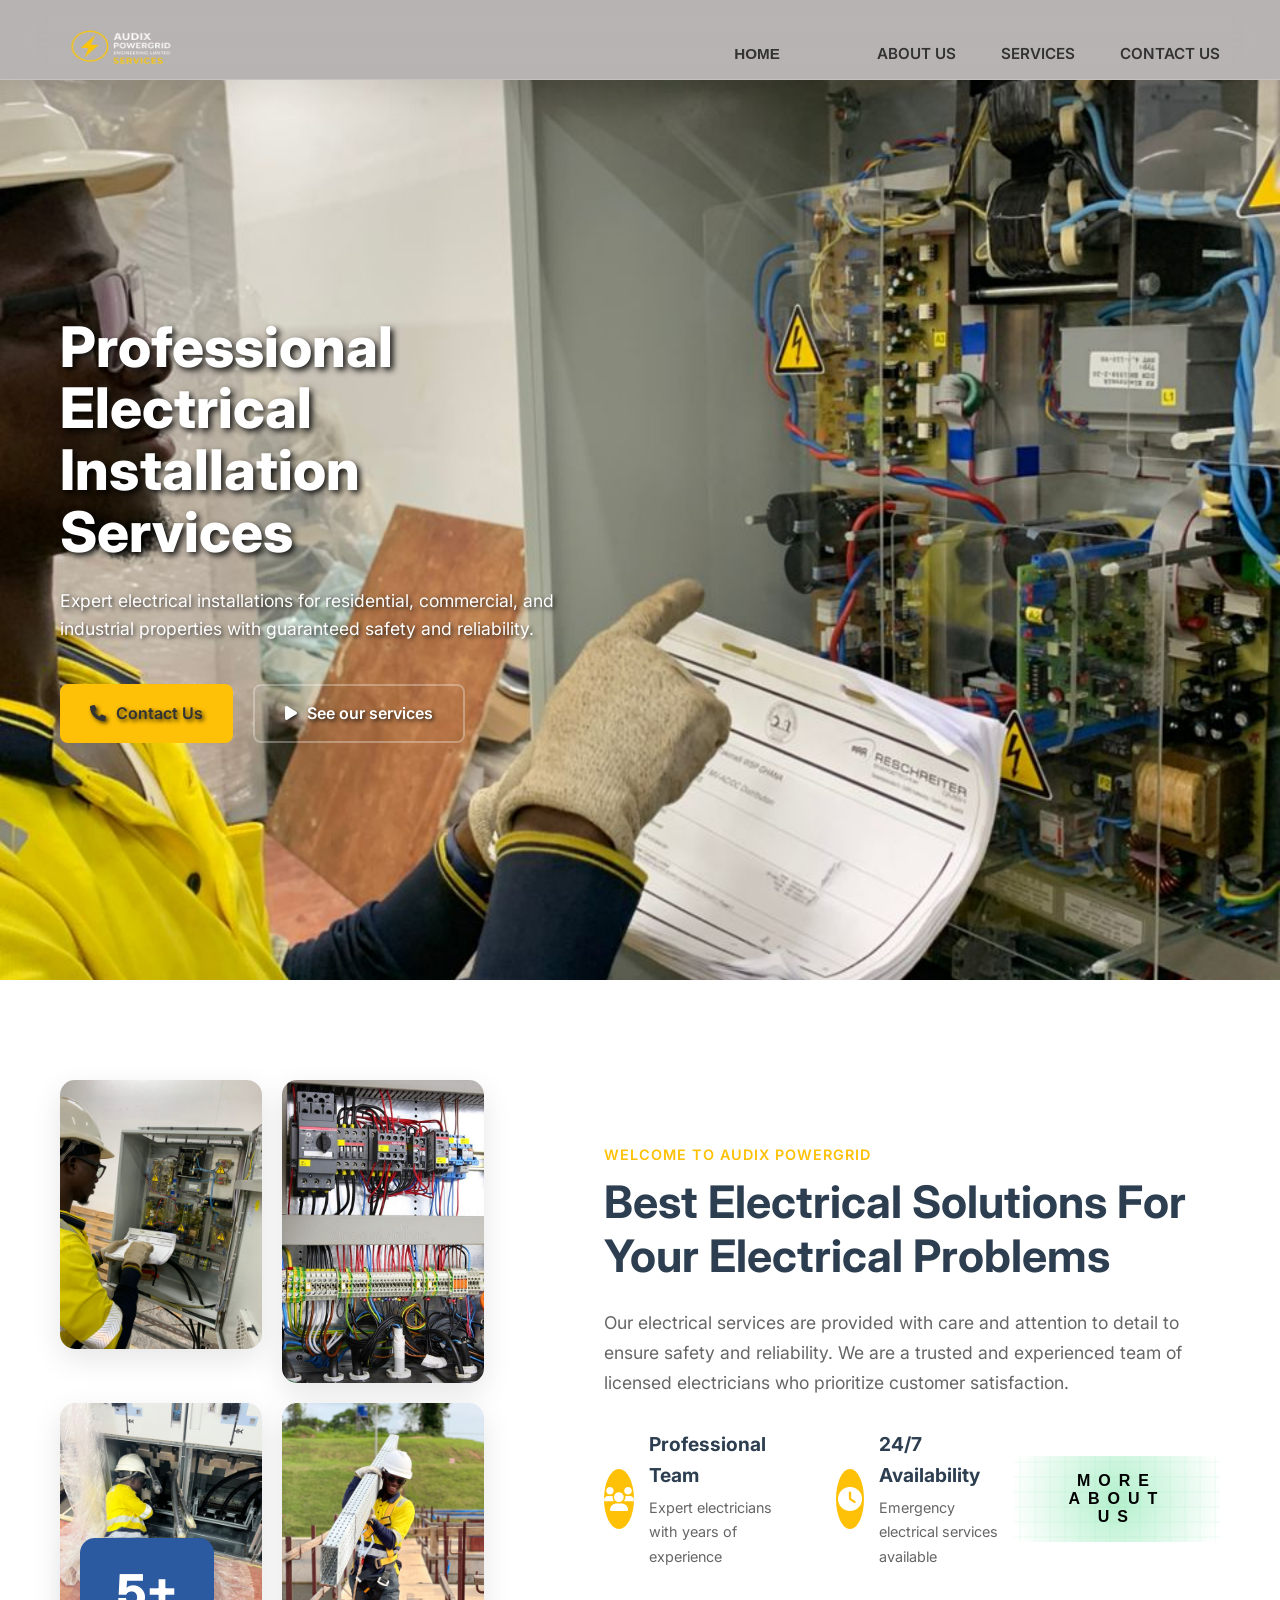
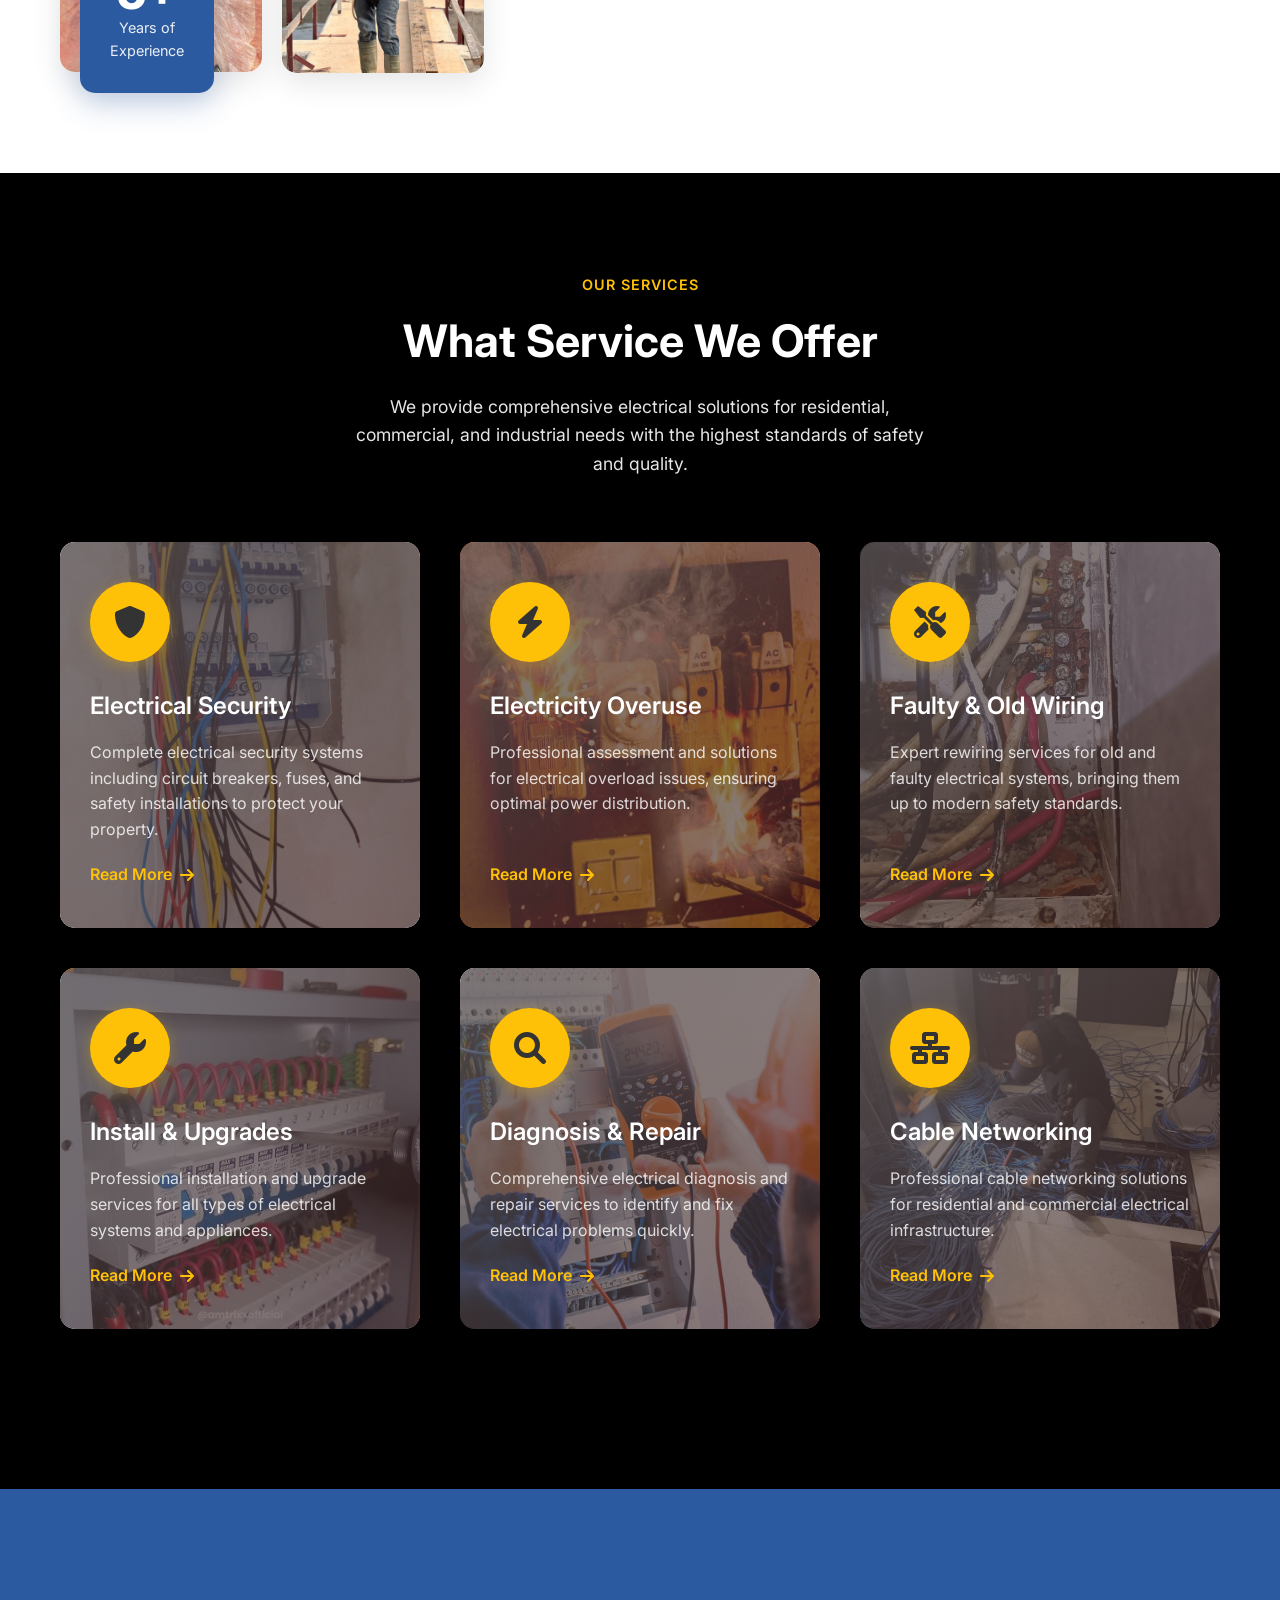
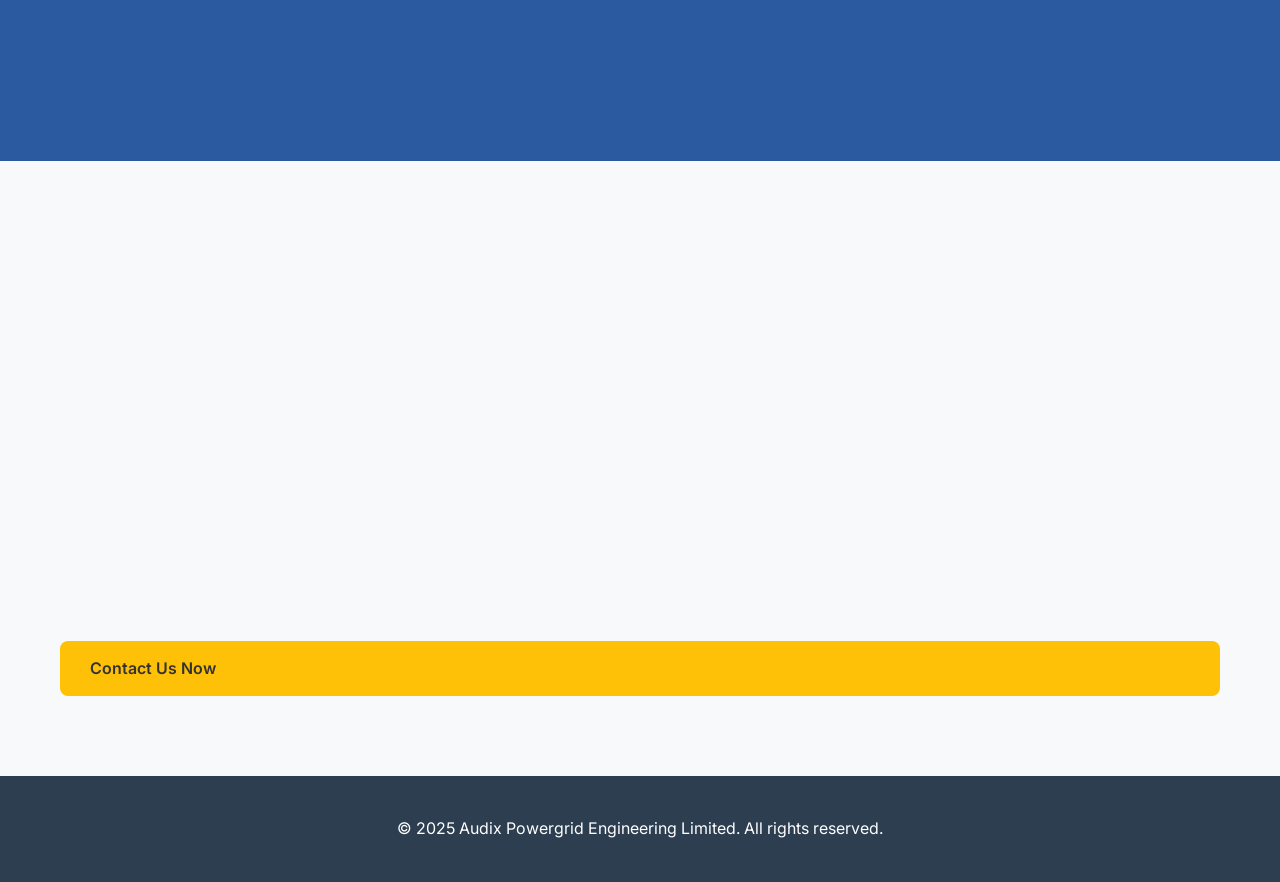
<file: index.html>
<!DOCTYPE html>
<html lang="en">
<head>
    <meta charset="UTF-8">
    <meta name="viewport" content="width=device-width, initial-scale=1.0">
    <title>Audix Powergrid Engineering Limited - Professional Electrical Services</title>
    <link href="https://cdnjs.cloudflare.com/ajax/libs/font-awesome/6.0.0/css/all.min.css" rel="stylesheet">
    <link href="https://fonts.googleapis.com/css2?family=Inter:wght@300;400;500;600;700;800&display=swap" rel="stylesheet">
    <!-- Added external CSS file link -->
    <link rel="stylesheet" href="css/styles.css">
</head>
<body>
  

    <!-- Header -->
    <header>
        <nav class="container">
            <div class="logo">
               <img class="logo-img" src="images/logo-removebg-preview.png" alt="">
            </div>
            <ul class="nav-links" id="navLinks">
              <button>
    <span class="box">
       <a href="index.html">HOME</a>
    </span>
</button>
                <li><a href="about.html">ABOUT US</a></li>
                <li><a href="services.html">SERVICES</a></li>
                <li><a href="contact.html">CONTACT US</a></li>
                </ul>

               
<!-- From Uiverse.io by Cornerstone-04 --> 



            </ul>
            <div class="mobile-menu" id="mobileMenu">
                <span></span>
                <span></span>
                <span></span>
            </div>
        </nav>
    </header>

    <!-- Hero Section -->
    <section class="hero" id="home">
        <!-- Updated hero slider with different text content for each slide -->
        <div class="hero-slider">
            <div class="slide active" data-title="Professional Electrical Installation Services" data-subtitle="Expert electrical installations for residential, commercial, and industrial properties with guaranteed safety and reliability.">
                <img id="heroImg1" src="images/Nicky2.jpg" alt="Professional Electrical Installation" class="hero-image">
            </div>
            <div class="slide" data-title="24/7 Emergency Electrical Repairs" data-subtitle="Round-the-clock emergency electrical services to keep your power systems running safely and efficiently.">
                <img id="heroImg2" src="images/electrical1.jpg" alt="Emergency Electrical Repairs" class="hero-image">
            </div>
            <div class="slide" data-title="Industrial Power Solutions & Maintenance" data-subtitle="Comprehensive industrial electrical solutions including power distribution, maintenance, and system upgrades.">
                <img id="heroImg3" src="images/Nicky_metal.jpg" alt="Industrial Power Solutions" class="hero-image">
            </div>
        </div>
        <div class="container">
            <div class="hero-content fade-in">
                <div class="hero-text">
                    <!-- Dynamic text content that changes with each slide -->
                    <h1 id="heroTitle">Professional Electrical Installation Services</h1>
                    <p id="heroSubtitle">Expert electrical installations for residential, commercial, and industrial properties with guaranteed safety and reliability.</p>
                    <div class="hero-buttons">
                        <a href="contact.html" class="btn-primary">
                            <i class="fas fa-phone"></i>
                            Contact Us
                        </a>
                        <a href="#services" class="btn-secondary">
                            <i class="fas fa-play"></i>
                            See our services
                        </a>
                    </div>
                </div>
            </div>
        </div>
    </section>

    <!-- Welcome Section -->
    <section class="welcome">
        <div class="container">
            <div class="welcome-content">
                <div class="welcome-images fade-in">
                    <img src="images/nico.jpg" alt="Electrician at work">
                    <img src="images/electrical2.jpg" alt="Electrical work">
                    <img src="images/Nicky11.jpg" alt="Industrial electrical">
                    <img src="images/Nicky_metal.jpg" alt="Electrical tools">
                    <div class="experience-badge">
                        <div class="number">5+</div>
                        <div class="text">Years of<br>Experience</div>
                    </div>
                </div>
                <div class="welcome-text fade-in">
                    <div class="section-label">Welcome to Audix Powergrid</div>
                    <h2>Best Electrical Solutions For Your Electrical Problems</h2>
                    <p>Our electrical services are provided with care and attention to detail to ensure safety and reliability. We are a trusted and experienced team of licensed electricians who prioritize customer satisfaction.</p>
                    <div class="features">
                        <div class="feature">
                            <div class="feature-icon">
                                <i class="fas fa-users"></i>
                            </div>
                            <div class="feature-text">
                                <h4>Professional Team</h4>
                                <p>Expert electricians with years of experience</p>
                            </div>
                        </div>
                        <div class="feature">
                            <div class="feature-icon">
                                <i class="fas fa-clock"></i>
                            </div>
                            <div class="feature-text">
                                <h4>24/7 Availability</h4>
                                <p>Emergency electrical services available</p>
                            </div>
                  <!-- From Uiverse.io by Smit-Prajapati --> 
<button class="button"><a style="text-decoration: none;color: rgb(0, 0, 0);;" href="about.html">More about us</a></button>


            </div>
        </div>
    </section>

    <!-- Services Section -->
    <section class="services" id="services">
        <div class="container">
            <div class="services-content">
                <div class="section-label">Our Services</div>
                <h2>What Service We Offer</h2>
                <p>We provide comprehensive electrical solutions for residential, commercial, and industrial needs with the highest standards of safety and quality.</p>
                <div class="service-grid">
                    <!-- Updated service cards to include HTML img elements for backgrounds -->
                    <div class="service-card fade-in">
                        <img id="serviceImg1" src="images/Electrical Security.jpg" alt="Electrical Security" class="service-bg-image">
                        <div class="service-content">
                            <div class="service-card-icon">
                                <i class="fas fa-shield-alt"></i>
                            </div>
                            <h3>Electrical Security</h3>
                            <p>Complete electrical security systems including circuit breakers, fuses, and safety installations to protect your property.</p>
                            <a href="services.html" class="read-more">
                                Read More <i class="fas fa-arrow-right"></i>
                            </a>
                        </div>
                    </div>
                    <div class="service-card fade-in">
                        <img id="serviceImg2" src="images/Electricity Overuse.jpg" alt="Electricity Overuse" class="service-bg-image">
                        <div class="service-content">
                            <div class="service-card-icon">
                                <i class="fas fa-bolt"></i>
                            </div>
                            <h3>Electricity Overuse</h3>
                            <p>Professional assessment and solutions for electrical overload issues, ensuring optimal power distribution.</p>
                            <a href="services.html" class="read-more">
                                Read More <i class="fas fa-arrow-right"></i>
                            </a>
                        </div>
                    </div>
                    <div class="service-card fade-in">
                        <img id="serviceImg3" src="images/faulty-wiring.jpg" alt="Faulty & Old Wiring" class="service-bg-image">
                        <div class="service-content">
                            <div class="service-card-icon">
                                <i class="fas fa-tools"></i>
                            </div>
                            <h3>Faulty & Old Wiring</h3>
                            <p>Expert rewiring services for old and faulty electrical systems, bringing them up to modern safety standards.</p>
                            <a href="services.html" class="read-more">
                                Read More <i class="fas fa-arrow-right"></i>
                            </a>
                        </div>
                    </div>
                    <div class="service-card fade-in">
                        <img id="serviceImg4" src="images/Upgrades.jpg" alt="Install & Upgrades" class="service-bg-image">
                        <div class="service-content">
                            <div class="service-card-icon">
                                <i class="fas fa-wrench"></i>
                            </div>
                            <h3>Install & Upgrades</h3>
                            <p>Professional installation and upgrade services for all types of electrical systems and appliances.</p>
                            <a href="services.html" class="read-more">
                                Read More <i class="fas fa-arrow-right"></i>
                            </a>
                        </div>
                    </div>
                    <div class="service-card fade-in">
                        <img id="serviceImg5" src="images/Diagnosis & Repair Diagnosis & Repair.jpg" alt="Diagnosis & Repair" class="service-bg-image">
                        <div class="service-content">
                            <div class="service-card-icon">
                                <i class="fas fa-search"></i>
                            </div>
                            <h3>Diagnosis & Repair</h3>
                            <p>Comprehensive electrical diagnosis and repair services to identify and fix electrical problems quickly.</p>
                            <a href="services.html" class="read-more">
                                Read More <i class="fas fa-arrow-right"></i>
                            </a>
                        </div>
                    </div>
                    <div class="service-card fade-in">
                        <img id="serviceImg6" src="images/Cable Networking.jpg" alt="Cable Networking" class="service-bg-image">
                        <div class="service-content">
                            <div class="service-card-icon">
                                <i class="fas fa-network-wired"></i>
                            </div>
                            <h3>Cable Networking</h3>
                            <p>Professional cable networking solutions for residential and commercial electrical infrastructure.</p>
                            <a href="services.html" class="read-more">
                                Read More <i class="fas fa-arrow-right"></i>
                            </a>
                        </div>
                    </div>
                </div>
            </div>
        </div>
    </section>

    <!-- Stats Section -->
    <section class="stats-section">
        <div class="container">
            <div class="stats-grid">
                <div class="stat-item fade-in">
                    <div class="stat-number">5+</div>
                    <div class="stat-label">Years of Experience</div>
                </div>
                <div class="stat-item fade-in">
                    <div class="stat-number">1,234+</div>
                    <div class="stat-label">Projects Completed</div>
                </div>
                <div class="stat-item fade-in">
                    <div class="stat-number">429+</div>
                    <div class="stat-label">Satisfied Customers</div>
                </div>
                <div class="stat-item fade-in">
                    <div class="stat-number">54+</div>
                    <div class="stat-label">Professional Team</div>
                </div>
            </div>
        </div>
    </section>

    <!-- Contact Section -->
    <section class="contact" id="contact">
        <div class="container">
            <h2 class="fade-in">Get In Touch With Us</h2>
            <div class="contact-grid">
                <div class="contact-card fade-in">
                    <i class="fas fa-phone"></i>
                    <h4>Call Us</h4>
                    <p class="contact-numbers"><a href="tel:+233554931245">0554931245</a><br><a href="tel:+233598294233">0598294233</a><br><a href="tel:+233270476885">0270476885</a><br><a href="tel:+233554931245">0554931245</a></p>
                </div>
                <div class="contact-card fade-in">
                    <i class="fas fa-envelope"></i>
                    <h4>Email Us</h4>
                    <p class="contact-numbers"><a href="mailto:ntanojunior@gmail.com">ntanojunior@gmail.com</a></p>
                </div>
                <div class="contact-card fade-in">
                    <i class="fas fa-map-marker-alt"></i>
                    <h4>Visit Us</h4>
                    <p>Takoradi, Ghana</p>
                </div>
                <div class="contact-card fade-in">
                    <i class="fas fa-clock"></i>
                    <h4>Working Hours</h4>
                    <p>Mon - Sat: 8:00 AM - 6:00 PM<br>Sunday: Emergency Only</p>
                </div>
            </div>
            <div style="margin-top: 40px;">
                <a href="contact.html" class="btn-primary">Contact Us Now</a>
            </div>
        </div>
    </section>

    <!-- Footer -->
    <footer>
        <div class="container">
            <p>&copy; 2025 Audix Powergrid Engineering Limited. All rights reserved.</p>
        </div>
    </footer>

   

    <!-- Added external JavaScript file link -->
    <script src="script.js"></script>
</body>
</html>
</file>
<file: css/styles.css>
/* Enhanced CSS with better background images for services section */
* {
  margin: 0;
  padding: 0;
  box-sizing: border-box;
}

body {
  font-family: "Inter", sans-serif;
  line-height: 1.6;
  color: #333;
  overflow-x: hidden;
  background: #b7b3b3;
}

.container {
  max-width: 1200px;
  margin: 0 auto;
  padding: 0 20px;
}


header {
  background:blury(255, 255, 255, 0.8);
  backdrop-filter: blur(20px);
  box-shadow: 0 8px 32px rgba(0, 0, 0, 0.1);
  position: sticky;
  top: 0;
  z-index: 1000;
  border-bottom: 1px solid rgba(255, 255, 255, 0.2);
  height: 80px;
}

nav {
  display: flex;
  justify-content: space-between;
  align-items: center;
  
  padding: 1.2rem 0;
}


.nav-links {
  display: flex;
  list-style: none;
  align-items: center;
  gap: 45px;
}

.nav-links a {
  text-decoration: none;
  color: #333;
  font-weight: 600;
  font-size: 0.95rem;
  transition: all 0.3s ease;
  position: relative;
  padding: 8px 0;
}

.nav-links a::before {
  content: "";
  position: absolute;
  bottom: 0;
  left: 0;
  width: 0;
  height: 2px;
  
  transition: width 0.3s ease;
}

.nav-links a:hover::before {
  width: 100%;
}

.nav-links a:hover {
 
  transform: translateY(-1px);
}

.nav-links .dropdown {
  position: relative;
}

.nav-links .dropdown::after {
  content: "▼";
  font-size: 0.7rem;
  margin-left: 5px;
  color: #666;
}

.mobile-menu {
  display: none;
  flex-direction: column;
  cursor: pointer;
}

.mobile-menu span {
  width: 25px;
  height: 3px;
  background: #333;
  margin: 3px 0;
  transition: 0.3s;
  border-radius: 2px;
}

/* Enhanced hero section with full-width images and removed gradients */
.hero {
  min-height: 100vh;
  display: flex;
  align-items: center;
  color: white;
  position: relative;
  overflow: hidden;
  width: 100vw;
  margin-left: calc(-50vw + 50%);
}

.hero-slider {
  position: absolute;
  top: 0;
  left: 0;
  width: 100%;
  height: 100%;
  z-index: 1;
}

.slide {
  position: absolute;
  top: 0;
  left: 0;
  width: 100%;
  height: 100%;
  opacity: 0;
  transition: opacity 1.5s ease-in-out;
}

.slide.active {
  opacity: 1;
}

/* Removed gradient overlay to make images clear */
.slide::before {
  display: none;
}

/* Full-width hero images */
.hero-image {
  width: 100%;
  height: 100%;
  object-fit: cover;
  object-position: center;
}

.hero .container {
  max-width: 1200px;
  margin: 0 auto;
  padding: 0 20px;
  width: 100%;
}

.hero-content {
  display: grid;
  grid-template-columns: 1fr 1fr;
  gap: 60px;
  align-items: center;
  position: relative;
  z-index: 2;
}

.hero-text {
  max-width: 500px;
  /* Added text shadow for better readability over clear images */
  text-shadow: 2px 2px 4px rgba(0, 0, 0, 0.8);
}

.hero-text h1 {
  font-size: 3.5rem;
  font-weight: 800;
  margin-bottom: 1.5rem;
  line-height: 1.1;
  /* Enhanced text shadow for titles */
  text-shadow: 3px 3px 6px rgba(0, 0, 0, 0.9);
}

.hero-text p {
  font-size: 1.1rem;
  margin-bottom: 2.5rem;
  opacity: 0.95;
  line-height: 1.6;
  /* Text shadow for better readability */
  text-shadow: 2px 2px 4px rgba(0, 0, 0, 0.8);
}

.hero-buttons {
  display: flex;
  gap: 20px;
  flex-wrap: wrap;
}

.btn-primary {
  background: #ffc107;
  color: #333;
  padding: 15px 30px;
  border: none;
  border-radius: 8px;
  text-decoration: none;
  font-weight: 600;
  font-size: 1rem;
  transition: all 0.3s ease;
  display: flex;
  align-items: center;
  gap: 10px;
}

.btn-secondary {
  background: transparent;
  color: white;
  padding: 15px 30px;
  border: 2px solid rgba(255, 255, 255, 0.3);
  border-radius: 8px;
  text-decoration: none;
  font-weight: 600;
  font-size: 1rem;
  transition: all 0.3s ease;
  display: flex;
  align-items: center;
  gap: 10px;
}

.btn-primary:hover {
  background: #ff8c00;
  color: white;
  transform: translateY(-2px);
}

.btn-secondary:hover {
  background: rgba(255, 255, 255, 0.1);
  border-color: rgba(255, 255, 255, 0.5);
}

/* Added welcome section matching template */
.welcome {
  padding: 100px 0;
  background: white;
}

.welcome-content {
  display: grid;
  grid-template-columns: 1fr 1fr;
  gap: 80px;
  align-items: center;
}

.welcome-images {
  display: grid;
  grid-template-columns: 1fr 1fr;
  gap: 20px;
  position: relative;
}

.welcome-images img {
  width: 100%;
  border-radius: 15px;
  box-shadow: 0 10px 30px rgba(0, 0, 0, 0.1);
}

.experience-badge {
  position: absolute;
  bottom: -20px;
  left: 20px;
  background: #2c5aa0;
  color: white;
  padding: 30px;
  border-radius: 15px;
  text-align: center;
  box-shadow: 0 10px 30px rgba(44, 90, 160, 0.3);
}

.experience-badge .number {
  font-size: 3rem;
  font-weight: 800;
  line-height: 1;
}

.experience-badge .text {
  font-size: 0.9rem;
  opacity: 0.9;
}

.welcome-text {
  padding-left: 40px;
}

.section-label {
  color: #ffc107;
  font-size: 0.9rem;
  font-weight: 600;
  margin-bottom: 10px;
  text-transform: uppercase;
  letter-spacing: 1px;
}

.welcome-text h2 {
  font-size: 2.8rem;
  margin-bottom: 1.5rem;
  color: #2c3e50;
  font-weight: 700;
  line-height: 1.2;
}

.welcome-text p {
  margin-bottom: 2rem;
  color: #666;
  font-size: 1.1rem;
  line-height: 1.7;
}

.features {
  display: flex;
  gap: 40px;
  margin-bottom: 2.5rem;
}

.feature {
  display: flex;
  align-items: center;
  gap: 15px;
}

.feature-icon {
  width: 60px;
  height: 60px;
  background: #ffc107;
  border-radius: 50%;
  display: flex;
  align-items: center;
  justify-content: center;
  color: white;
  font-size: 1.5rem;
}

.feature-text h4 {
  font-size: 1.2rem;
  margin-bottom: 5px;
  color: #2c3e50;
}

.feature-text p {
  font-size: 0.9rem;
  color: #666;
  margin: 0;
}

/* Updated services section to remove rotating background and add individual card backgrounds */
.services {
  padding: 100px 0;
  background: #000000;
  color: white;
  text-align: center;
  position: relative;
}

.services-content {
  position: relative;
  z-index: 2;
}

.services .section-label {
  color: #ffc107;
}

.services h2 {
  font-size: 2.8rem;
  margin-bottom: 1rem;
  font-weight: 700;
}

.services p {
  font-size: 1.1rem;
  margin-bottom: 4rem;
  opacity: 0.9;
  max-width: 600px;
  margin-left: auto;
  margin-right: auto;
}

.service-grid {
  display: grid;
  grid-template-columns: repeat(auto-fit, minmax(350px, 1fr));
  gap: 40px;
  margin-bottom: 60px;
}

/* Updated service cards to work with HTML img elements as backgrounds */
.service-card {
  background-size: cover;
  background-position: center;
  padding: 40px 30px;
  border-radius: 15px;
  transition: all 0.3s ease;
  text-align: left;
  position: relative;
  min-height: 300px;
  display: flex;
  flex-direction: column;
  justify-content: space-between;
  overflow: hidden;
  background: #827272; /* Fallback background */
}

.service-bg-image {
  position: absolute;
  top: 0;
  left: 0;
  width: 100%;
  height: 100%;
  object-fit: cover;
  object-position: center;
  z-index: 1;
}

.service-content {
  position: relative;
  z-index: 3;
  display: flex;
  flex-direction: column;
  height: 100%;
  justify-content: space-between;
}

/* Updated overlay for service cards with HTML images */
.service-card::before {
  content: "";
  position: absolute;
  top: 0;
  left: 0;
  right: 0;
  bottom: 0;
  background: linear-gradient(135deg, rgba(95, 86, 86, 0.8), rgba(61, 32, 32, 0.6));
  border-radius: 15px;
  z-index: 2;
}

.service-card:hover::before {
  background: linear-gradient(135deg, rgba(0, 0, 0, 0.7), rgba(0, 0, 0, 0.5));
}

/* Remove individual background images since we're using HTML img elements */
.service-card:nth-child(1),
.service-card:nth-child(2),
.service-card:nth-child(3),
.service-card:nth-child(4),
.service-card:nth-child(5),
.service-card:nth-child(6) {
  background-image: none;
}

.service-card-icon {
  width: 80px;
  height: 80px;
  background: #ffc107;
  border-radius: 50%;
  display: flex;
  align-items: center;
  justify-content: center;
  margin-bottom: 25px;
  font-size: 2rem;
  color: #333;
  box-shadow: 0 4px 15px rgba(255, 193, 7, 0.3);
}

.service-card h3 {
  font-size: 1.5rem;
  margin-bottom: 15px;
  font-weight: 600;
  color: white;
}

.service-card p {
  font-size: 1rem;
  opacity: 0.9;
  line-height: 1.6;
  margin-bottom: 20px;
  color: rgba(255, 255, 255, 0.9);
}

.read-more {
  color: #ffc107;
  text-decoration: none;
  font-weight: 600;
  display: flex;
  align-items: center;
  gap: 8px;
  transition: all 0.3s ease;
  margin-top: auto;
}

.read-more:hover {
  gap: 12px;
  color: #ff8c00;
}

/* Added stats section matching template */
.stats-section {
  background: #2c5aa0;
  padding: 60px 0;
  color: white;
}

.stats-grid {
  display: grid;
  grid-template-columns: repeat(auto-fit, minmax(200px, 1fr));
  gap: 40px;
  text-align: center;
}

.stat-item {
  padding: 20px;
}

.stat-number {
  font-size: 3rem;
  font-weight: 800;
  margin-bottom: 10px;
  color: #ffc107;
}

.stat-label {
  font-size: 1rem;
  opacity: 0.9;
  font-weight: 500;
}

/* Updated contact section */
.contact {
  padding: 80px 0;
  background: #f8f9fa;
  text-align: center;
}

.contact h2 {
  font-size: 2.5rem;
  margin-bottom: 3rem;
  color: #2c3e50;
  font-weight: 700;
}

.contact-grid {
  display: grid;
  grid-template-columns: repeat(auto-fit, minmax(250px, 1fr));
  gap: 30px;
  margin-bottom: 40px;
}

.contact-card {
  background: white;
  padding: 30px;
  border-radius: 15px;
  box-shadow: 0 5px 20px rgba(0, 0, 0, 0.1);
  transition: all 0.3s ease;
}

.contact-card:hover {
  transform: translateY(-5px);
  box-shadow: 0 10px 30px rgba(0, 0, 0, 0.15);
}

.contact-card i {
  font-size: 2rem;
  color: #ffc107;
  margin-bottom: 15px;
}

.contact-card h4 {
  font-size: 1.1rem;
  margin-bottom: 10px;
  color: #2c3e50;
}

.contact-card p {
  color: #666;
  margin: 0;
}

/* Footer */
footer {
  background: #2c3e50;
  color: white;
  text-align: center;
  padding: 40px 0;
}

/* Enhanced mobile responsiveness for modern header */
@media (max-width: 768px) {
  .top-bar-content {
    flex-direction: column;
    gap: 15px;
    padding: 5px 0;
  }

  .contact-info {
    flex-direction: column;
    gap: 10px;
    text-align: center;
  }

  .logo {
    font-size: 1.6rem;
  }

  .logo i {
    padding: 12px;
    font-size: 1.1rem;
  }

  .nav-links {
    display: none;
    position: absolute;
    top: 100%;
    left: 0;
    width: 100%;
    background: rgba(255, 255, 255, 0.98);
    backdrop-filter: blur(20px);
    flex-direction: column;
    box-shadow: 0 10px 30px rgba(0, 0, 0, 0.1);
    padding: 25px 0;
    gap: 20px;
  }

  .nav-links.active {
    display: flex;
  }

  .mobile-menu {
    display: flex;
  }

  .hero-content {
    grid-template-columns: 1fr;
    text-align: center;
    padding: 0 20px;
  }

  .hero-text h1 {
    font-size: 2.5rem;
  }

  .welcome-content {
    grid-template-columns: 1fr;
    gap: 50px;
  }

  .welcome-text {
    padding-left: 0;
    text-align: center;
  }

  .features {
    flex-direction: column;
    gap: 30px;
  }

  .service-grid {
    grid-template-columns: 1fr;
  }

  .stats-grid {
    grid-template-columns: repeat(2, 1fr);
  }
}

@media (max-width: 480px) {
  .hero-text h1 {
    font-size: 2rem;
  }

  .welcome-text h2 {
    font-size: 2rem;
  }

  .services h2 {
    font-size: 2rem;
  }

  .stats-grid {
    grid-template-columns: 1fr;
  }
}

/* Animations */
.fade-in {
  opacity: 0;
  transform: translateY(30px);
  transition: all 0.8s ease;
}

.fade-in.visible {
  opacity: 1;
  transform: translateY(0);
}

/* Image Upload Panel Styles */
.image-upload-panel {
  position: fixed;
  top: 0;
  right: -500px;
  width: 480px;
  height: 100vh;
  background: rgba(255, 255, 255, 0.98);
  backdrop-filter: blur(20px);
  box-shadow: -10px 0 30px rgba(0, 0, 0, 0.1);
  z-index: 9999;
  transition: right 0.4s ease;
  overflow-y: auto;
  border-left: 1px solid rgba(0, 0, 0, 0.1);
}

.image-upload-panel.active {
  right: 0;
}

.upload-header {
  display: flex;
  justify-content: space-between;
  align-items: center;
  padding: 25px 30px;
  background: linear-gradient(135deg, #2c5aa0, #1e3a8a);
  color: white;
  border-bottom: 1px solid rgba(255, 255, 255, 0.1);
}

.upload-header h3 {
  font-size: 1.4rem;
  font-weight: 600;
  margin: 0;
}

.close-panel {
  background: none;
  border: none;
  color: white;
  font-size: 2rem;
  cursor: pointer;
  padding: 5px 10px;
  border-radius: 50%;
  transition: all 0.3s ease;
}

.close-panel:hover {
  background: rgba(255, 255, 255, 0.2);
  transform: rotate(90deg);
}



.contact-numbers {
  line-height: 1.6;
  text-decoration: none;
}

.contact-numbers a {
  color: #000000;
  text-decoration: none;
}

.contact-numbers a:hover {
  text-decoration: underline;
}

.logo-img {
  width: 120px;
  height: 100px;
}


/* From Uiverse.io by Cornerstone-04 */ 
.box {
  width: 140px;
  height: auto;
  float: left;
  transition: .5s linear;
  position: relative;
  display: block;
  overflow: hidden;
  padding: 15px;
  text-align: center;
  margin: 0 5px;
  background: transparent;
  text-transform: uppercase;
  font-weight: 900;
}

.box:before {
  position: absolute;
  content: '';
  left: 0;
  bottom: 0;
  height: 4px;
  width: 100%;
  border-bottom: 4px solid transparent;
  border-left: 4px solid transparent;
  box-sizing: border-box;
  transform: translateX(100%);
}

.box:after {
  position: absolute;
  content: '';
  top: 0;
  left: 0;
  width: 100%;
  height: 4px;
  border-top: 4px solid transparent;
  border-right: 4px solid transparent;
  box-sizing: border-box;
  transform: translateX(-100%);
}

.box:hover {
  box-shadow: 0 5px 15px rgba(0, 0, 0, 0.5);
}

.box:hover:before {
  border-color: #262626;
  height: 100%;
  transform: translateX(0);
  transition: .3s transform linear, .3s height linear .3s;
}

.box:hover:after {
  border-color: #262626;
  height: 100%;
  transform: translateX(0);
  transition: .3s transform linear, .3s height linear .5s;
}

button {
  color: black;
  text-decoration: none;
  cursor: pointer;
  outline: none;
  border: none;
  background: transparent;
}

/* From Uiverse.io by ryota1231 */ 
.animated-button {
  position: relative;
  display: flex;
  align-items: center;
  gap: 4px;
  padding: 16px 36px;
  border: 4px solid;
  border-color: transparent;
  font-size: 16px;
  background-color: #c5e5e4;
  border-radius: 100px;
  font-weight: 600;
  color: #1f387e;
  box-shadow: 0 0 0 2px #ffffff;
  cursor: pointer;
  overflow: hidden;
  transition: all 0.6s cubic-bezier(0.23, 1, 0.32, 1);
}

.animated-button svg {
  position: absolute;
  width: 24px;
  fill: #1f387e;
  z-index: 9;
  transition: all 0.8s cubic-bezier(0.23, 1, 0.32, 1);
}

.animated-button .arr-1 {
  right: 16px;
}

.animated-button .arr-2 {
  left: -25%;
}

.animated-button .circle {
  position: absolute;
  top: 50%;
  left: 50%;
  transform: translate(-50%, -50%);
  width: 20px;
  height: 20px;
  background-color: #c5e5e4;
  border-radius: 50%;
  opacity: 0;
  transition: all 0.8s cubic-bezier(0.23, 1, 0.32, 1);
}

.animated-button .text {
  position: relative;
  z-index: 1;
  transform: translateX(-12px);
  transition: all 0.8s cubic-bezier(0.23, 1, 0.32, 1);
}

.animated-button:hover {
  box-shadow: 0 0 0 12px transparent;
  color: #212121;
  border-radius: 12px;
}

.animated-button:hover .arr-1 {
  right: -25%;
}

.animated-button:hover .arr-2 {
  left: 16px;
}

.animated-button:hover .text {
  transform: translateX(12px);
}

.animated-button:hover svg {
  fill: #1f387e;
}

.animated-button:active {
  scale: 0.95;
  box-shadow: 0 0 0 4px greenyellow;
}

.animated-button:hover .circle {
  width: 220px;
  height: 220px;
  opacity: 1;
}


/* From Uiverse.io by Smit-Prajapati */ 
.button {
  /* in scss with just one variable i can change opacity with rgba(variable, opacity) but in css it's not possible so i have used three seperate variables */
  /* with hue-rotate color can be changed */
  --main-color: rgb(46, 213, 115);
  --main-bg-color: rgba(46, 213, 116, 0.36);
  --pattern-color: rgba(46, 213, 116, 0.073);

  /* change this rotation value */
  filter: hue-rotate(0deg);

  cursor: pointer;
  text-transform: uppercase;
  letter-spacing: 0.5rem;
  background: radial-gradient(
      circle,
      var(--main-bg-color) 0%,
      rgba(0, 0, 0, 0) 95%
    ),
    linear-gradient(var(--pattern-color) 1px, transparent 1px),
    linear-gradient(to right, var(--pattern-color) 1px, transparent 1px);
  background-size:
    cover,
    15px 15px,
    15px 15px;
  background-position:
    center center,
    center center,
    center center;
  border-image: radial-gradient(
      circle,
      var(--main-color) 0%,
      rgba(0, 0, 0, 0) 100%
    )
    1;
  border-width: 1px 0 1px 0;
  color: var(--main-color);
  padding: 1rem 3rem;
  font-weight: 700;
  font-size: 1rem;
  transition: background-size 0.2s ease-in-out;
}

.button:hover {
  background-size:
    cover,
    10px 10px,
    10px 10px;
}
.button:active {
  filter: hue-rotate(250deg);
}
</file>
